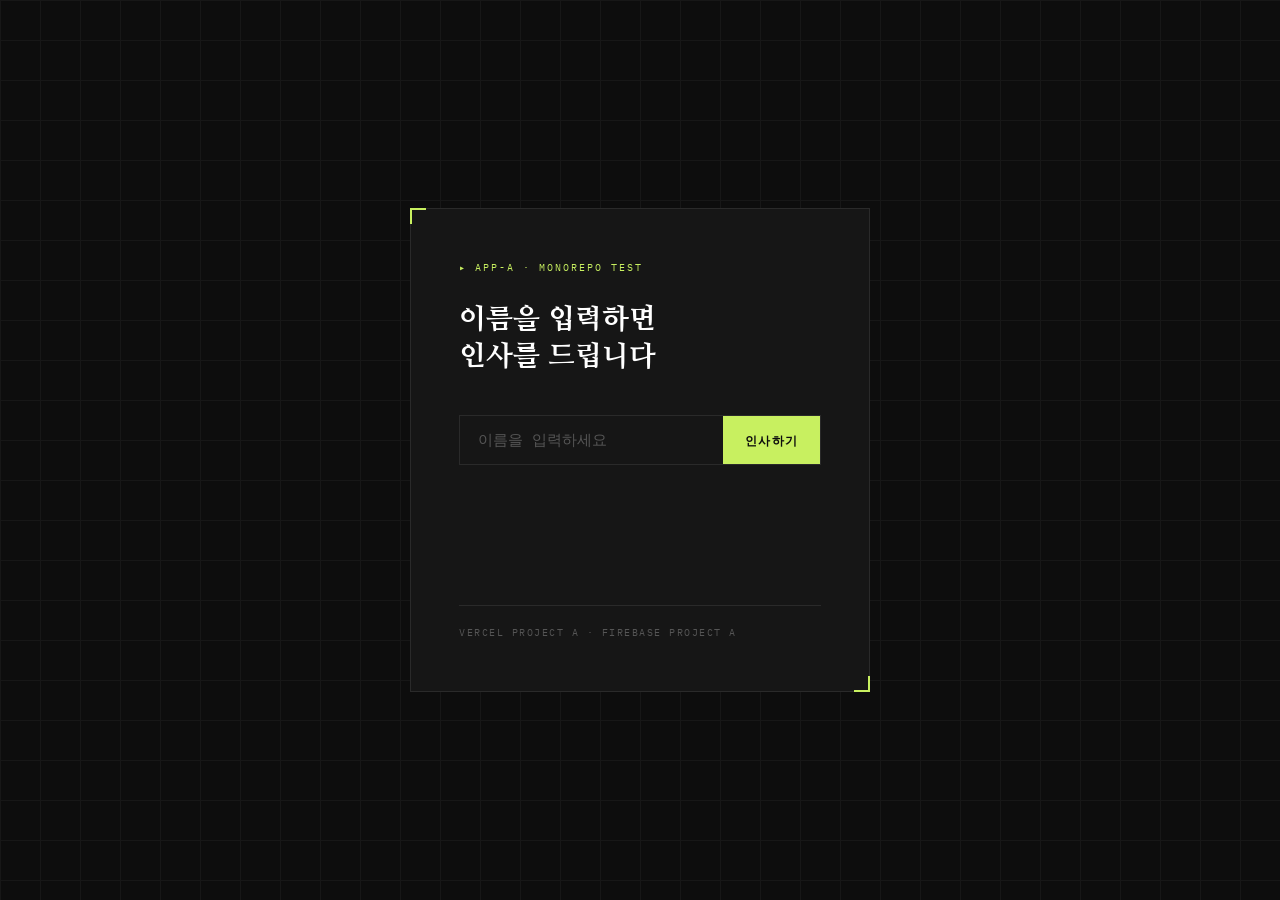
<file: .idx/app-a/index.html>
<!DOCTYPE html>
<html lang="ko">
<head>
  <meta charset="UTF-8" />
  <meta name="viewport" content="width=device-width, initial-scale=1.0"/>
  <title>App A – 인사 앱</title>
  <link href="https://fonts.googleapis.com/css2?family=Nanum+Myeongjo:wght@400;700;800&family=IBM+Plex+Mono:wght@400;600&display=swap" rel="stylesheet"/>
  <style>
    *, *::before, *::after { box-sizing: border-box; margin: 0; padding: 0; }

    :root {
      --bg: #0d0d0d;
      --surface: #161616;
      --border: #2a2a2a;
      --accent: #c8f060;
      --text: #e8e8e8;
      --muted: #555;
    }

    body {
      background: var(--bg);
      color: var(--text);
      font-family: 'IBM Plex Mono', monospace;
      min-height: 100vh;
      display: flex;
      align-items: center;
      justify-content: center;
      overflow: hidden;
    }

    /* 배경 그리드 */
    body::before {
      content: '';
      position: fixed;
      inset: 0;
      background-image:
        linear-gradient(var(--border) 1px, transparent 1px),
        linear-gradient(90deg, var(--border) 1px, transparent 1px);
      background-size: 40px 40px;
      opacity: 0.4;
      pointer-events: none;
    }

    .card {
      position: relative;
      background: var(--surface);
      border: 1px solid var(--border);
      padding: 52px 48px;
      width: 460px;
      animation: fadeUp 0.6s ease both;
    }

    /* 모서리 장식 */
    .card::before, .card::after {
      content: '';
      position: absolute;
      width: 16px; height: 16px;
      border-color: var(--accent);
      border-style: solid;
    }
    .card::before { top: -1px; left: -1px; border-width: 2px 0 0 2px; }
    .card::after  { bottom: -1px; right: -1px; border-width: 0 2px 2px 0; }

    .label-tag {
      font-size: 10px;
      letter-spacing: 0.2em;
      color: var(--accent);
      text-transform: uppercase;
      margin-bottom: 28px;
    }

    h1 {
      font-family: 'Nanum Myeongjo', serif;
      font-size: 28px;
      font-weight: 800;
      line-height: 1.3;
      margin-bottom: 40px;
      color: #fff;
    }

    .input-group {
      display: flex;
      gap: 0;
      margin-bottom: 40px;
      border: 1px solid var(--border);
      transition: border-color 0.2s;
    }
    .input-group:focus-within {
      border-color: var(--accent);
    }

    input[type="text"] {
      flex: 1;
      background: transparent;
      border: none;
      outline: none;
      padding: 14px 18px;
      font-family: 'IBM Plex Mono', monospace;
      font-size: 15px;
      color: var(--text);
      caret-color: var(--accent);
    }
    input::placeholder { color: var(--muted); }

    button {
      background: var(--accent);
      color: #0d0d0d;
      border: none;
      padding: 14px 22px;
      font-family: 'IBM Plex Mono', monospace;
      font-size: 12px;
      font-weight: 600;
      letter-spacing: 0.1em;
      cursor: pointer;
      transition: background 0.15s, transform 0.1s;
    }
    button:hover { background: #d8ff6a; }
    button:active { transform: scale(0.97); }

    .result {
      min-height: 60px;
      display: flex;
      align-items: center;
    }

    .greeting {
      font-family: 'Nanum Myeongjo', serif;
      font-size: 22px;
      color: var(--accent);
      opacity: 0;
      transform: translateY(8px);
      transition: opacity 0.4s ease, transform 0.4s ease;
    }
    .greeting.show {
      opacity: 1;
      transform: translateY(0);
    }

    .footer-line {
      margin-top: 40px;
      padding-top: 20px;
      border-top: 1px solid var(--border);
      font-size: 10px;
      color: var(--muted);
      letter-spacing: 0.15em;
    }

    @keyframes fadeUp {
      from { opacity: 0; transform: translateY(20px); }
      to   { opacity: 1; transform: translateY(0); }
    }
  </style>
</head>
<body>
  <div class="card">
    <div class="label-tag">▸ APP-A · MONOREPO TEST</div>
    <h1>이름을 입력하면<br>인사를 드립니다</h1>

    <div class="input-group">
      <input type="text" id="nameInput" placeholder="이름을 입력하세요" maxlength="20" />
      <button onclick="greet()">인사하기</button>
    </div>

    <div class="result">
      <div class="greeting" id="greeting"></div>
    </div>

    <div class="footer-line">VERCEL PROJECT A · FIREBASE PROJECT A</div>
  </div>

  <script>
    const input = document.getElementById('nameInput');
    const greetingEl = document.getElementById('greeting');

    function greet() {
      const name = input.value.trim();
      if (!name) {
        greetingEl.classList.remove('show');
        greetingEl.textContent = '';
        return;
      }
      greetingEl.classList.remove('show');
      setTimeout(() => {
        greetingEl.textContent = `안녕하세요, ${name}님!`;
        greetingEl.classList.add('show');
      }, 80);
    }

    input.addEventListener('keydown', e => {
      if (e.key === 'Enter') greet();
    });
  </script>
</body>
</html>
</file>
